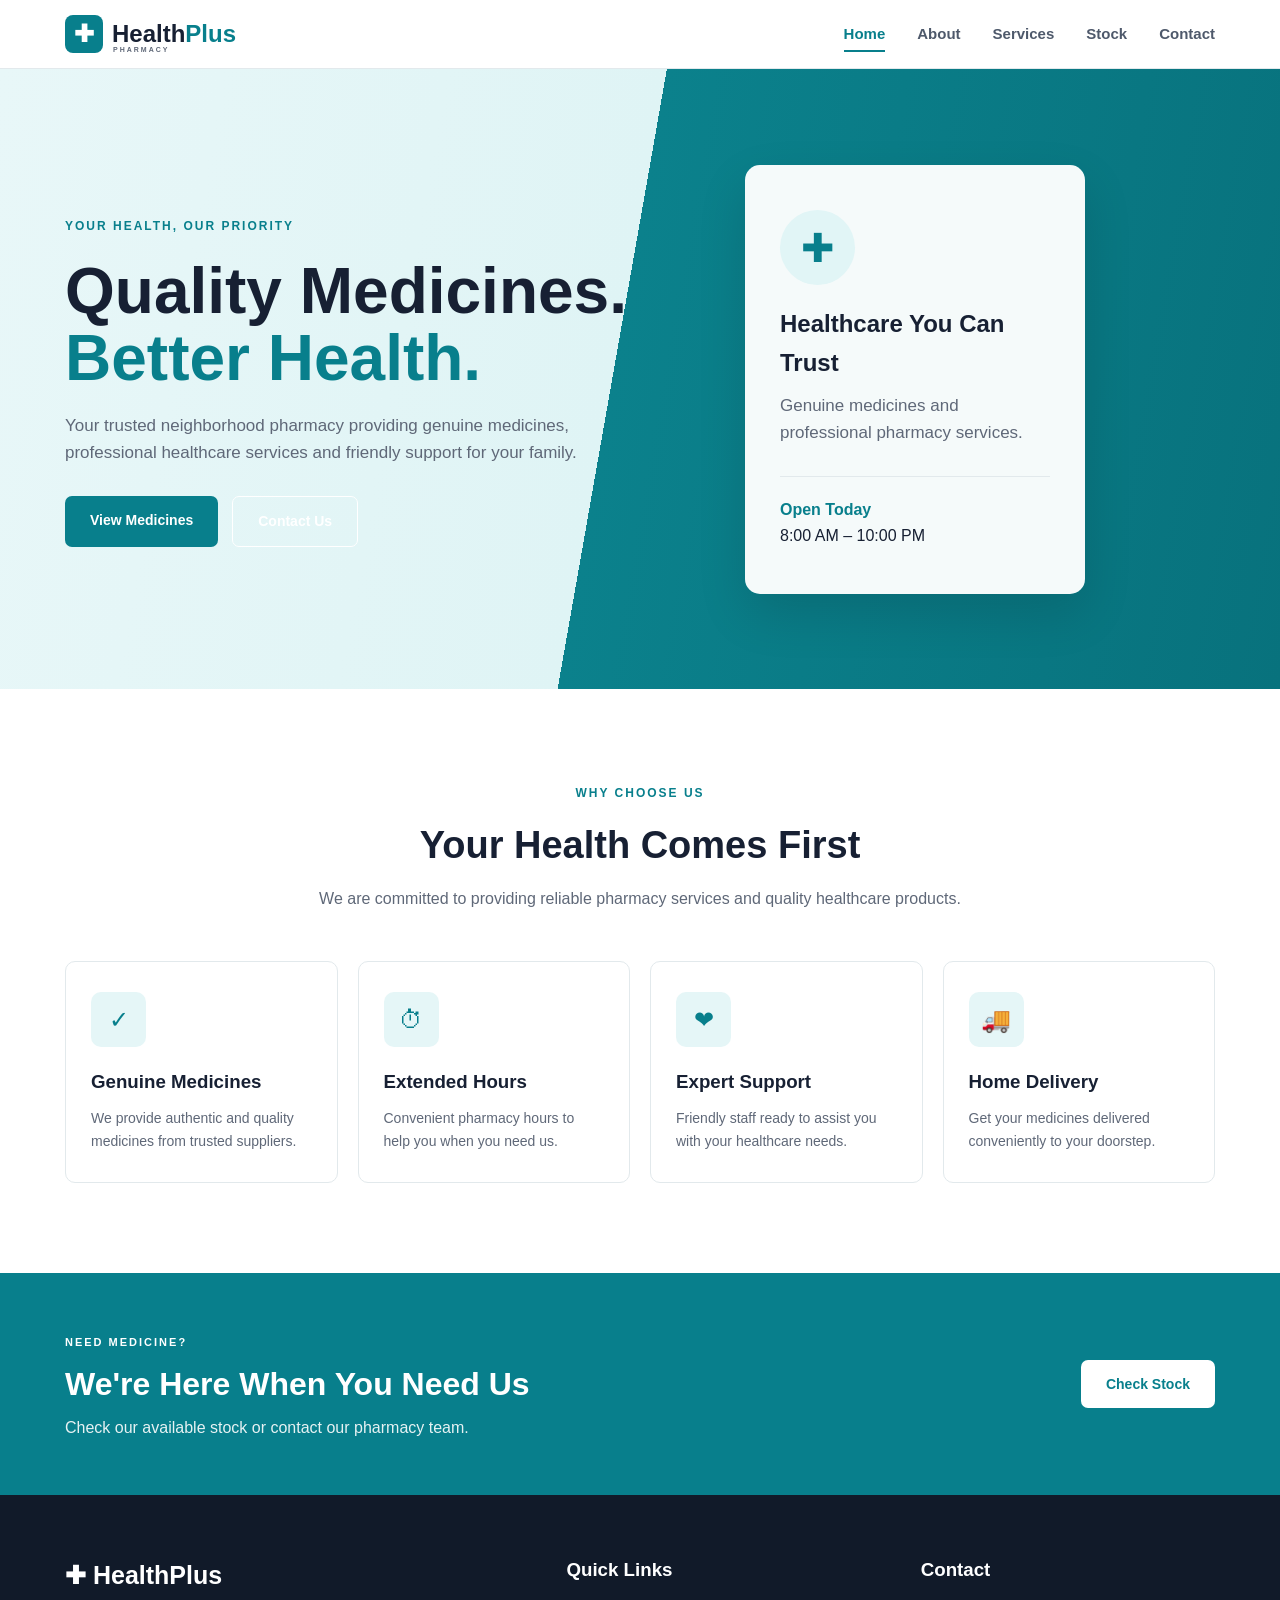
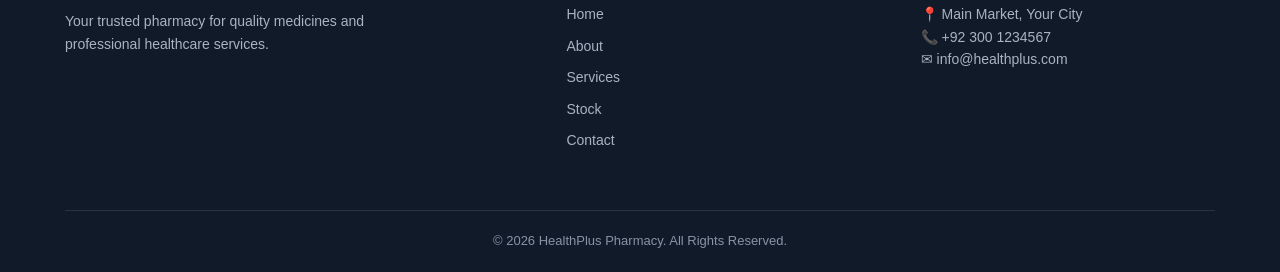
<file: index.html>
<!DOCTYPE html>
<html lang="en">
<head>
    <meta charset="UTF-8">
    <meta name="viewport" content="width=device-width, initial-scale=1.0">

    <title>HealthPlus Pharmacy | Home</title>

    <link rel="stylesheet" href="css/style.css">
</head>

<body>

    <!-- ================= NAVBAR ================= -->

    <header class="header">

        <nav class="navbar">

            <a href="index.html" class="logo">
                <span class="logo-icon">✚</span>
                Health<span>Plus</span>
                <small>PHARMACY</small>
            </a>

            <button class="menu-toggle" id="menuToggle">
                ☰
            </button>

            <ul class="nav-links" id="navLinks">
                <li><a href="index.html" class="active">Home</a></li>
                <li><a href="about.html">About</a></li>
                <li><a href="services.html">Services</a></li>
                <li><a href="stock.html">Stock</a></li>
                <li><a href="contact.html">Contact</a></li>
            </ul>

        </nav>

    </header>


    <!-- ================= HERO ================= -->

    <section class="hero">

        <div class="hero-content">

            <span class="hero-label">YOUR HEALTH, OUR PRIORITY</span>

            <h1>
                Quality Medicines.
                <span>Better Health.</span>
            </h1>

            <p>
                Your trusted neighborhood pharmacy providing genuine medicines,
                professional healthcare services and friendly support for your family.
            </p>

            <div class="hero-buttons">
                <a href="stock.html" class="btn btn-primary">
                    View Medicines
                </a>

                <a href="contact.html" class="btn btn-outline">
                    Contact Us
                </a>
            </div>

        </div>

        <div class="hero-card">

            <div class="medical-symbol">✚</div>

            <h3>Healthcare You Can Trust</h3>

            <p>
                Genuine medicines and professional pharmacy services.
            </p>

            <div class="hero-card-info">
                <strong>Open Today</strong>
                <span>8:00 AM – 10:00 PM</span>
            </div>

        </div>

    </section>


    <!-- ================= FEATURES ================= -->

    <section class="section">

        <div class="section-heading">
            <span>WHY CHOOSE US</span>
            <h2>Your Health Comes First</h2>
            <p>
                We are committed to providing reliable pharmacy services
                and quality healthcare products.
            </p>
        </div>

        <div class="feature-grid">

            <div class="feature-card">
                <div class="feature-icon">✓</div>
                <h3>Genuine Medicines</h3>
                <p>
                    We provide authentic and quality medicines from trusted suppliers.
                </p>
            </div>

            <div class="feature-card">
                <div class="feature-icon">⏱</div>
                <h3>Extended Hours</h3>
                <p>
                    Convenient pharmacy hours to help you when you need us.
                </p>
            </div>

            <div class="feature-card">
                <div class="feature-icon">❤</div>
                <h3>Expert Support</h3>
                <p>
                    Friendly staff ready to assist you with your healthcare needs.
                </p>
            </div>

            <div class="feature-card">
                <div class="feature-icon">🚚</div>
                <h3>Home Delivery</h3>
                <p>
                    Get your medicines delivered conveniently to your doorstep.
                </p>
            </div>

        </div>

    </section>


    <!-- ================= CTA ================= -->

    <section class="cta-section">

        <div>
            <span>NEED MEDICINE?</span>
            <h2>We're Here When You Need Us</h2>
            <p>
                Check our available stock or contact our pharmacy team.
            </p>
        </div>

        <a href="stock.html" class="btn btn-white">
            Check Stock
        </a>

    </section>


    <!-- ================= FOOTER ================= -->

    <footer class="footer">

        <div class="footer-grid">

            <div>
                <a href="index.html" class="footer-logo">
                    ✚ HealthPlus
                </a>

                <p>
                    Your trusted pharmacy for quality medicines
                    and professional healthcare services.
                </p>
            </div>

            <div>
                <h3>Quick Links</h3>

                <a href="index.html">Home</a>
                <a href="about.html">About</a>
                <a href="services.html">Services</a>
                <a href="stock.html">Stock</a>
                <a href="contact.html">Contact</a>
            </div>

            <div>
                <h3>Contact</h3>

                <p>📍 Main Market, Your City</p>
                <p>📞 +92 300 1234567</p>
                <p>✉ info@healthplus.com</p>
            </div>

        </div>

        <div class="footer-bottom">
            <p>© 2026 HealthPlus Pharmacy. All Rights Reserved.</p>
        </div>

    </footer>


    <script src="js/script.js"></script>

</body>
</html>
</file>
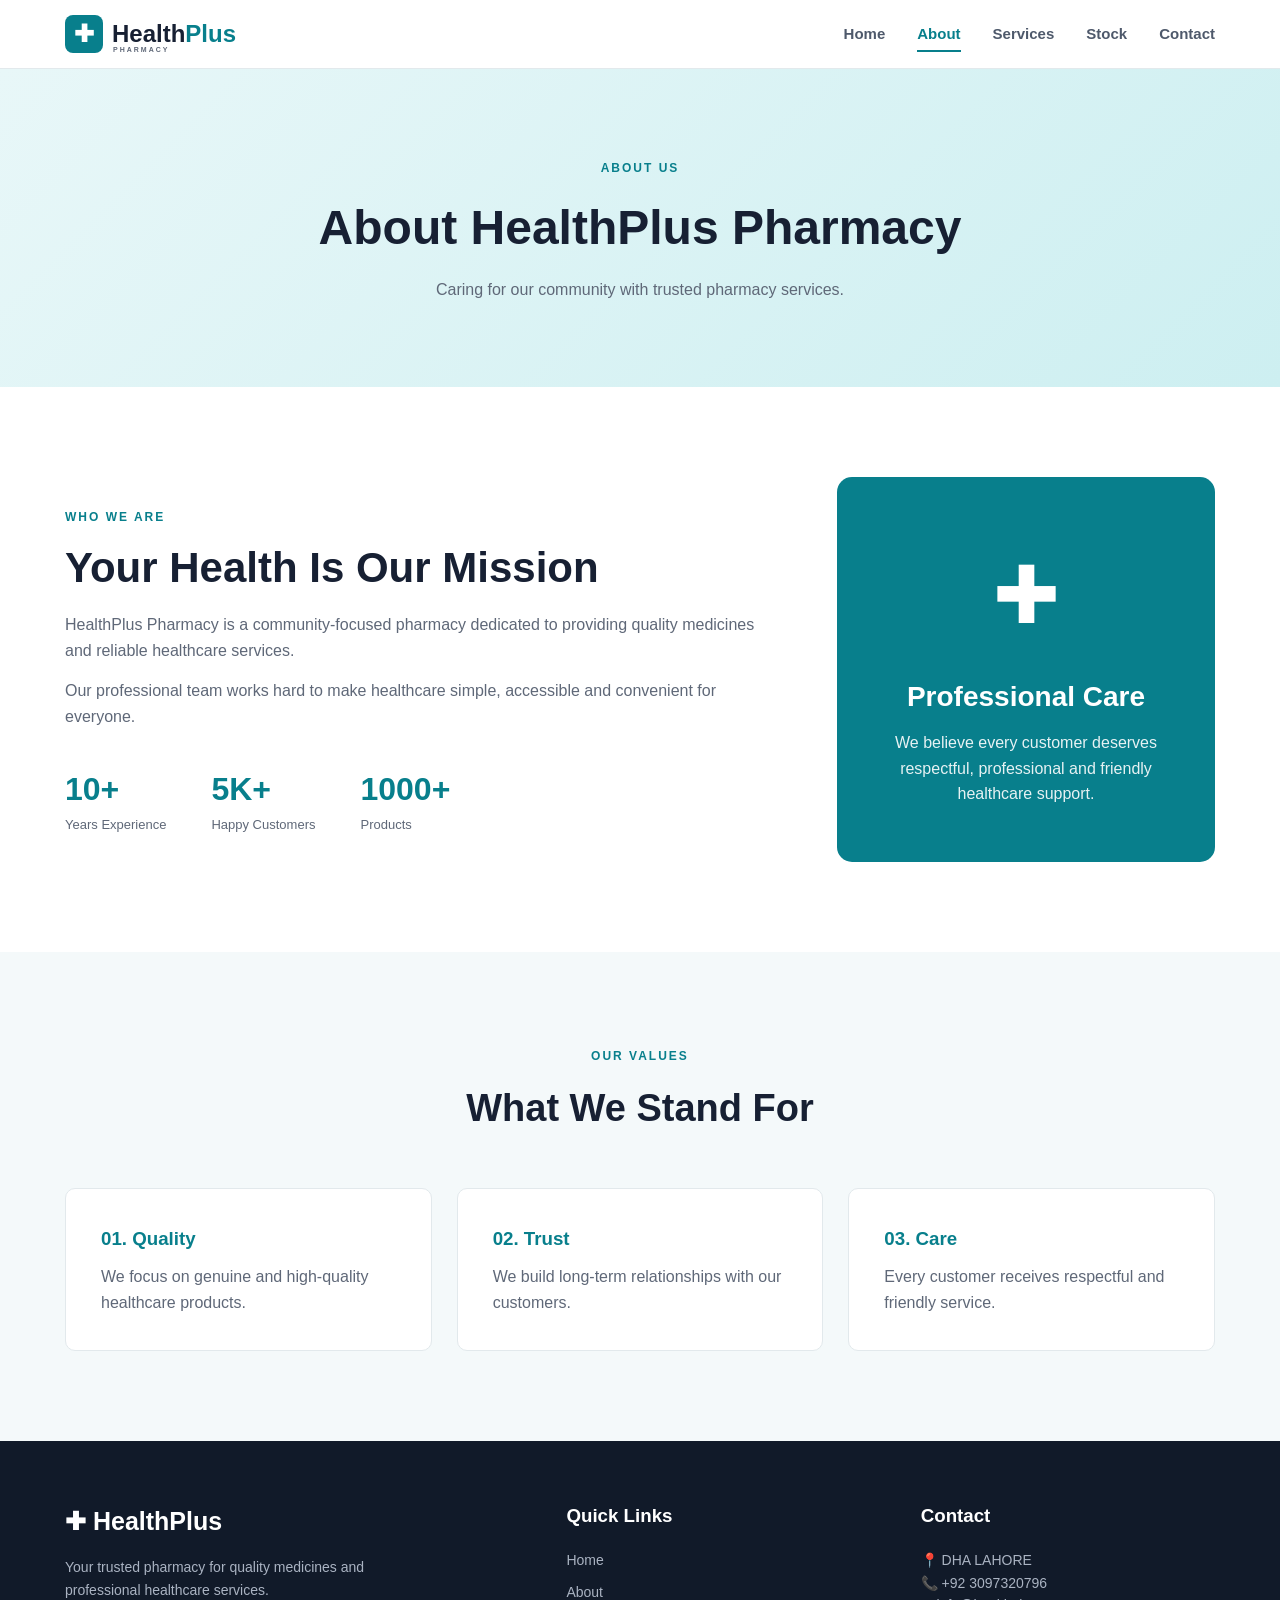
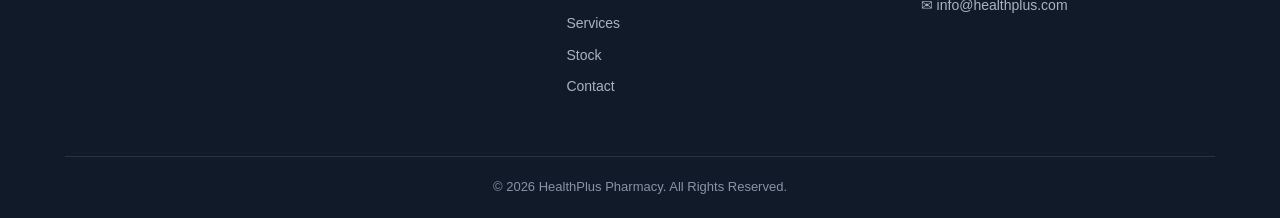
<file: about.html>
<!DOCTYPE html>
<html lang="en">

<head>

    <meta charset="UTF-8">
    <meta name="viewport" content="width=device-width, initial-scale=1.0">

    <title>HealthPlus Pharmacy | About</title>

    <link rel="stylesheet" href="css/style.css">

</head>

<body>


    <!-- NAVBAR -->

    <header class="header">

        <nav class="navbar">

            <a href="index.html" class="logo">
                <span class="logo-icon">✚</span>
                Health<span>Plus</span>
                <small>PHARMACY</small>
            </a>

            <button class="menu-toggle" id="menuToggle">
                ☰
            </button>

            <ul class="nav-links" id="navLinks">

                <li>
                    <a href="index.html">Home</a>
                </li>

                <li>
                    <a href="about.html" class="active">About</a>
                </li>

                <li>
                    <a href="services.html">Services</a>
                </li>

                <li>
                    <a href="stock.html">Stock</a>
                </li>

                <li>
                    <a href="contact.html">Contact</a>
                </li>

            </ul>

        </nav>

    </header>


    <!-- PAGE HERO -->

    <section class="page-hero">

        <span>ABOUT US</span>

        <h1>About HealthPlus Pharmacy</h1>

        <p>
            Caring for our community with trusted pharmacy services.
        </p>

    </section>


    <!-- ABOUT -->

    <section class="section">

        <div class="about-grid">

            <div class="about-content">

                <span class="section-label">
                    WHO WE ARE
                </span>

                <h2>
                    Your Health Is Our Mission
                </h2>

                <p>
                    HealthPlus Pharmacy is a community-focused pharmacy
                    dedicated to providing quality medicines and reliable
                    healthcare services.
                </p>

                <p>
                    Our professional team works hard to make healthcare
                    simple, accessible and convenient for everyone.
                </p>

                <div class="about-stats">

                    <div>
                        <strong>10+</strong>
                        <span>Years Experience</span>
                    </div>

                    <div>
                        <strong>5K+</strong>
                        <span>Happy Customers</span>
                    </div>

                    <div>
                        <strong>1000+</strong>
                        <span>Products</span>
                    </div>

                </div>

            </div>


            <div class="about-box">

                <div class="large-cross">✚</div>

                <h3>Professional Care</h3>

                <p>
                    We believe every customer deserves respectful,
                    professional and friendly healthcare support.
                </p>

            </div>

        </div>

    </section>


    <!-- MISSION -->

    <section class="gray-section">

        <div class="section-heading">

            <span>OUR VALUES</span>

            <h2>What We Stand For</h2>

        </div>

        <div class="values-grid">

            <div class="value-card">
                <h3>01. Quality</h3>
                <p>
                    We focus on genuine and high-quality healthcare products.
                </p>
            </div>

            <div class="value-card">
                <h3>02. Trust</h3>
                <p>
                    We build long-term relationships with our customers.
                </p>
            </div>

            <div class="value-card">
                <h3>03. Care</h3>
                <p>
                    Every customer receives respectful and friendly service.
                </p>
            </div>

        </div>

    </section>


    <!-- FOOTER -->

    <footer class="footer">

        <div class="footer-grid">

            <div>

                <a href="index.html" class="footer-logo">
                    ✚ HealthPlus
                </a>

                <p>
                    Your trusted pharmacy for quality medicines
                    and professional healthcare services.
                </p>

            </div>

            <div>

                <h3>Quick Links</h3>

                <a href="index.html">Home</a>
                <a href="about.html">About</a>
                <a href="services.html">Services</a>
                <a href="stock.html">Stock</a>
                <a href="contact.html">Contact</a>

            </div>

            <div>

                <h3>Contact</h3>

                <p>📍 DHA LAHORE</p>
                <p>📞 +92 3097320796</p>
                <p>✉ info@healthplus.com</p>

            </div>

        </div>

        <div class="footer-bottom">

            <p>
                © 2026 HealthPlus Pharmacy. All Rights Reserved.
            </p>

        </div>

    </footer>


    <script src="js/script.js"></script>

</body>
</html>
</file>
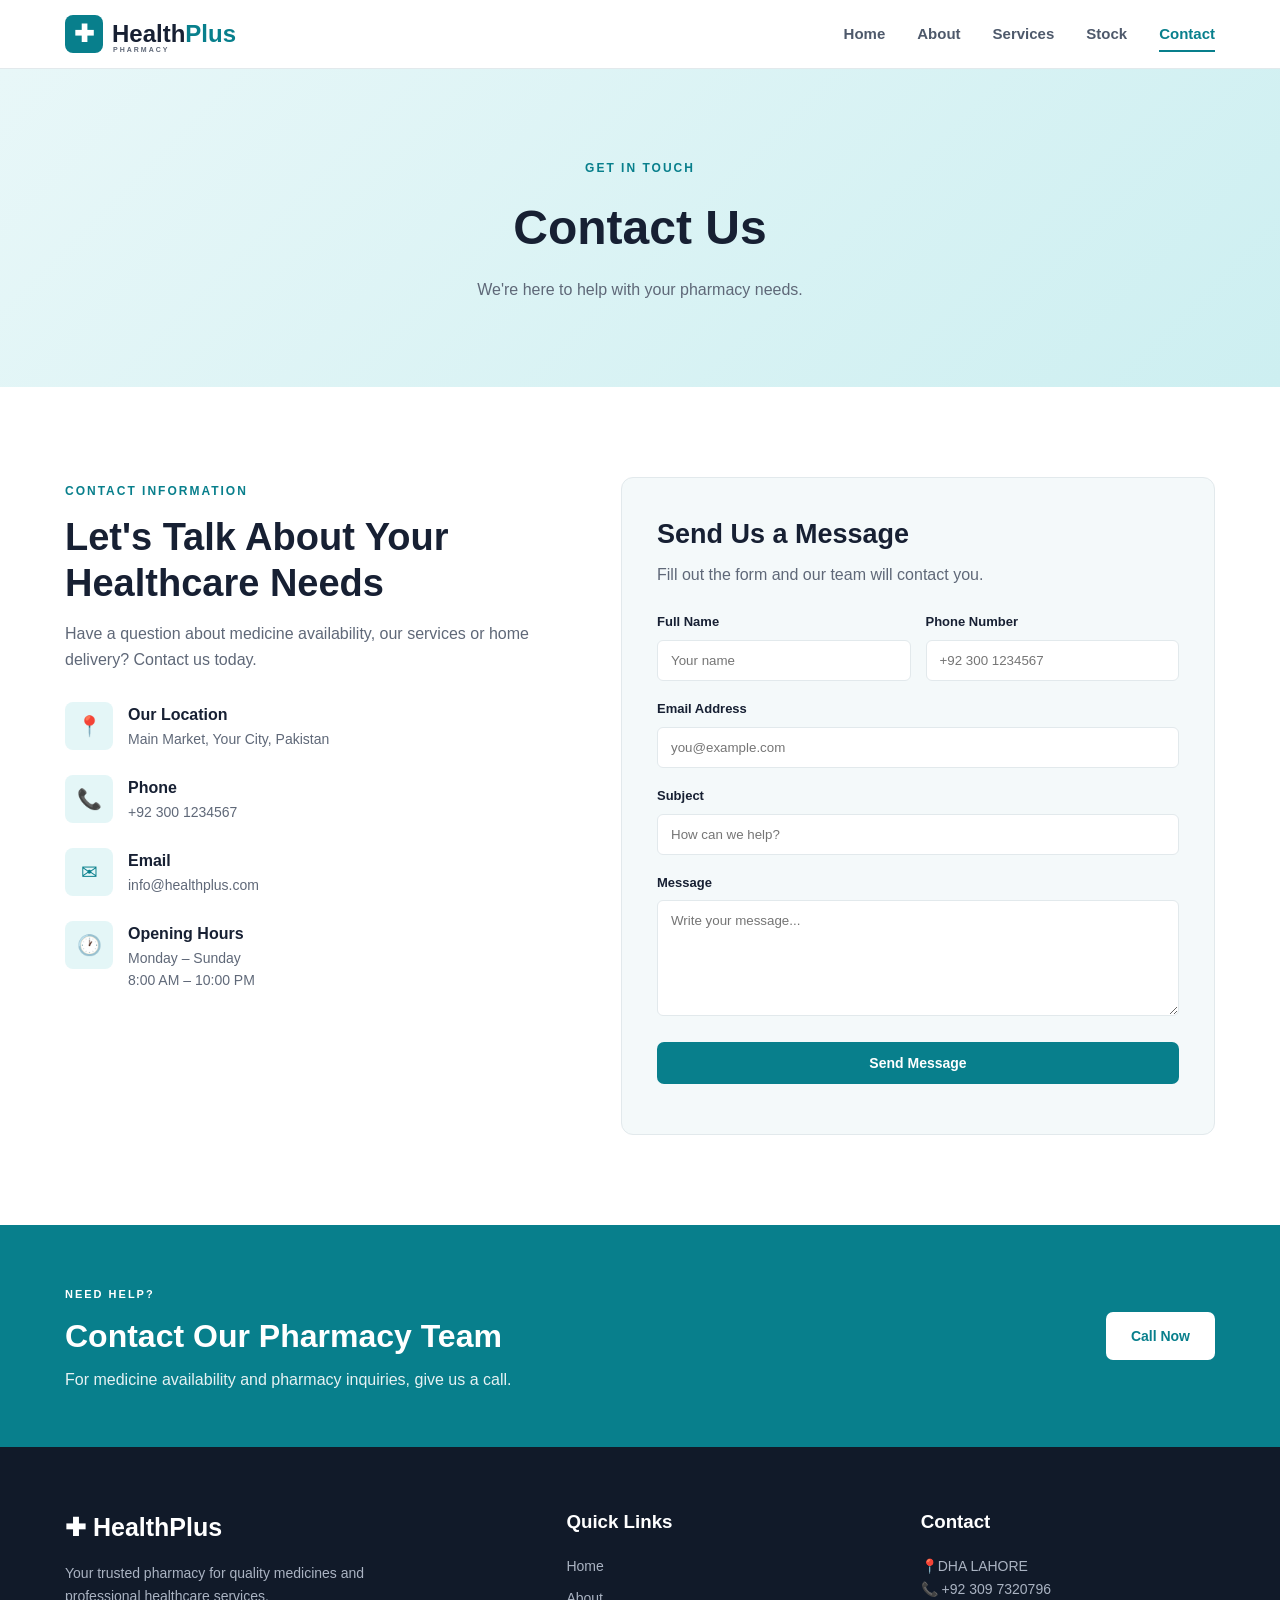
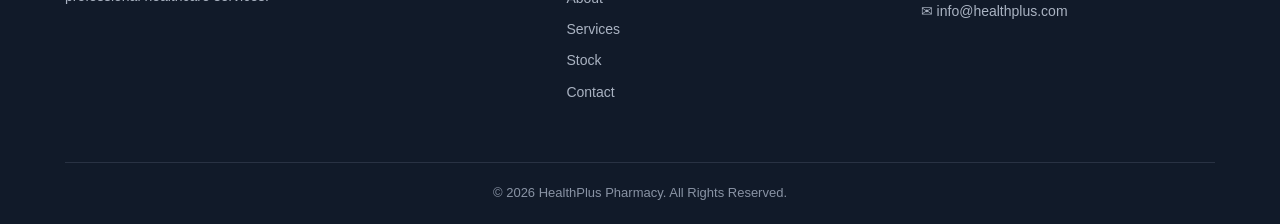
<file: contact.html>
<!DOCTYPE html>
<html lang="en">

<head>

    <meta charset="UTF-8">

    <meta name="viewport"
          content="width=device-width, initial-scale=1.0">

    <title>HealthPlus Pharmacy | Contact</title>

    <link rel="stylesheet" href="css/style.css">

</head>

<body>


    <!-- NAVBAR -->

    <header class="header">

        <nav class="navbar">

            <a href="index.html" class="logo">

                <span class="logo-icon">✚</span>

                Health<span>Plus</span>

                <small>PHARMACY</small>

            </a>


            <button class="menu-toggle" id="menuToggle">
                ☰
            </button>


            <ul class="nav-links" id="navLinks">

                <li>
                    <a href="index.html">Home</a>
                </li>

                <li>
                    <a href="about.html">About</a>
                </li>

                <li>
                    <a href="services.html">Services</a>
                </li>

                <li>
                    <a href="stock.html">Stock</a>
                </li>

                <li>
                    <a href="contact.html" class="active">
                        Contact
                    </a>
                </li>

            </ul>

        </nav>

    </header>


    <!-- PAGE HERO -->

    <section class="page-hero">

        <span>GET IN TOUCH</span>

        <h1>Contact Us</h1>

        <p>
            We're here to help with your pharmacy needs.
        </p>

    </section>


    <!-- CONTACT -->

    <section class="section">

        <div class="contact-grid">


            <!-- CONTACT INFORMATION -->

            <div class="contact-info">

                <span class="section-label">
                    CONTACT INFORMATION
                </span>

                <h2>
                    Let's Talk About Your Healthcare Needs
                </h2>

                <p>
                    Have a question about medicine availability,
                    our services or home delivery? Contact us today.
                </p>


                <div class="contact-item">

                    <div class="contact-icon">
                        📍
                    </div>

                    <div>

                        <h3>Our Location</h3>

                        <p>
                            Main Market, Your City, Pakistan
                        </p>

                    </div>

                </div>


                <div class="contact-item">

                    <div class="contact-icon">
                        📞
                    </div>

                    <div>

                        <h3>Phone</h3>

                        <p>
                            +92 300 1234567
                        </p>

                    </div>

                </div>


                <div class="contact-item">

                    <div class="contact-icon">
                        ✉
                    </div>

                    <div>

                        <h3>Email</h3>

                        <p>
                            info@healthplus.com
                        </p>

                    </div>

                </div>


                <div class="contact-item">

                    <div class="contact-icon">
                        🕐
                    </div>

                    <div>

                        <h3>Opening Hours</h3>

                        <p>
                            Monday – Sunday<br>
                            8:00 AM – 10:00 PM
                        </p>

                    </div>

                </div>

            </div>


            <!-- CONTACT FORM -->

            <div class="contact-form-container">

                <h2>Send Us a Message</h2>

                <p>
                    Fill out the form and our team will contact you.
                </p>


                <form id="contactForm">


                    <div class="form-row">

                        <div class="form-group">

                            <label for="name">
                                Full Name
                            </label>

                            <input
                                type="text"
                                id="name"
                                placeholder="Your name"
                                required
                            >

                        </div>


                        <div class="form-group">

                            <label for="phone">
                                Phone Number
                            </label>

                            <input
                                type="tel"
                                id="phone"
                                placeholder="+92 300 1234567"
                                required
                            >

                        </div>

                    </div>


                    <div class="form-group">

                        <label for="email">
                            Email Address
                        </label>

                        <input
                            type="email"
                            id="email"
                            placeholder="you@example.com"
                            required
                        >

                    </div>


                    <div class="form-group">

                        <label for="subject">
                            Subject
                        </label>

                        <input
                            type="text"
                            id="subject"
                            placeholder="How can we help?"
                            required
                        >

                    </div>


                    <div class="form-group">

                        <label for="message">
                            Message
                        </label>

                        <textarea
                            id="message"
                            rows="6"
                            placeholder="Write your message..."
                            required
                        ></textarea>

                    </div>


                    <button
                        type="submit"
                        class="btn btn-primary form-button">

                        Send Message

                    </button>


                    <div
                        id="formMessage"
                        class="form-message">
                    </div>


                </form>

            </div>

        </div>

    </section>


    <!-- EMERGENCY CTA -->

    <section class="cta-section">

        <div>

            <span>NEED HELP?</span>

            <h2>
                Contact Our Pharmacy Team
            </h2>

            <p>
                For medicine availability and pharmacy inquiries,
                give us a call.
            </p>

        </div>


        <a
            href="tel:+923097320796"
            class="btn btn-white">

            Call Now

        </a>

    </section>


    <!-- FOOTER -->

    <footer class="footer">

        <div class="footer-grid">

            <div>

                <a href="index.html" class="footer-logo">
                    ✚ HealthPlus
                </a>

                <p>
                    Your trusted pharmacy for quality medicines
                    and professional healthcare services.
                </p>

            </div>


            <div>

                <h3>Quick Links</h3>

                <a href="index.html">Home</a>

                <a href="about.html">About</a>

                <a href="services.html">Services</a>

                <a href="stock.html">Stock</a>

                <a href="contact.html">Contact</a>

            </div>


            <div>

                <h3>Contact</h3>

                <p>📍DHA LAHORE</p>

                <p>📞 +92 309 7320796</p>

                <p>✉ info@healthplus.com</p>

            </div>

        </div>


        <div class="footer-bottom">

            <p>
                © 2026 HealthPlus Pharmacy. All Rights Reserved.
            </p>

        </div>

    </footer>


    <script src="js/script.js"></script>

</body>
</html>
</file>
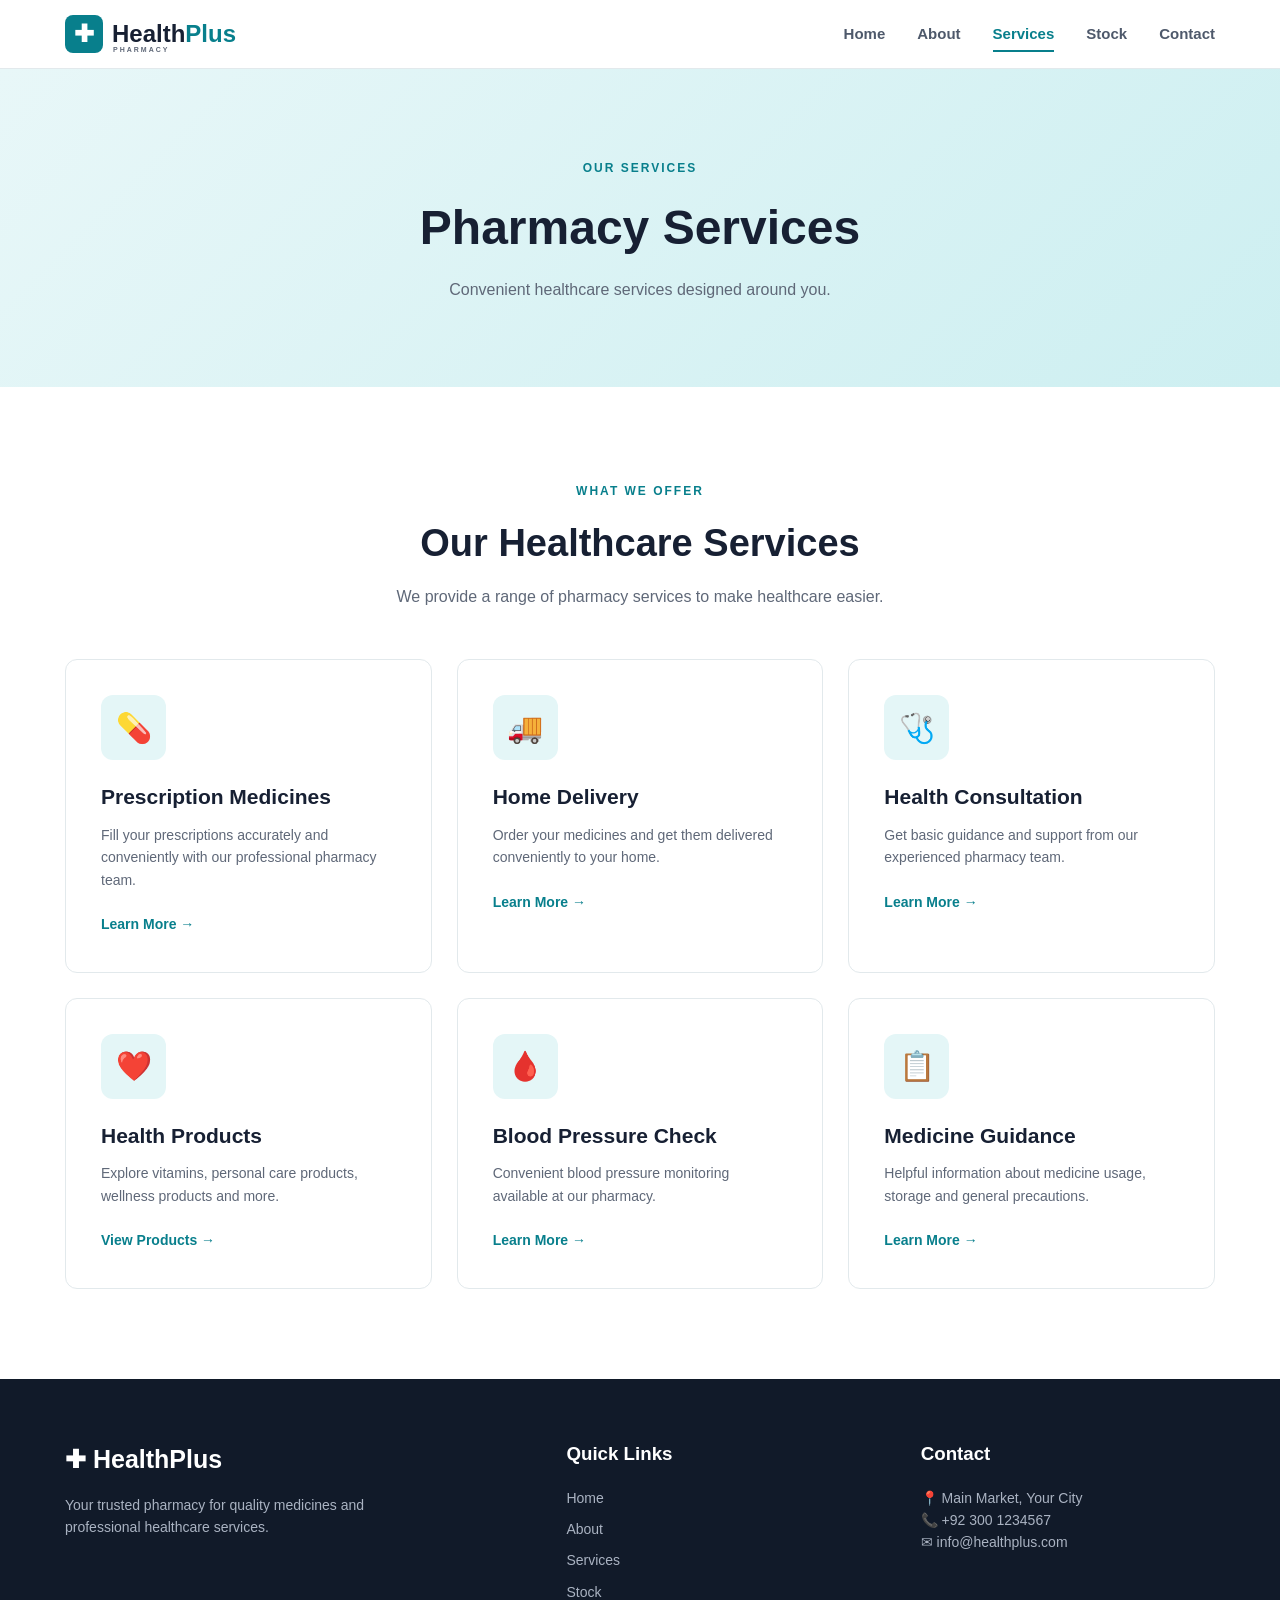
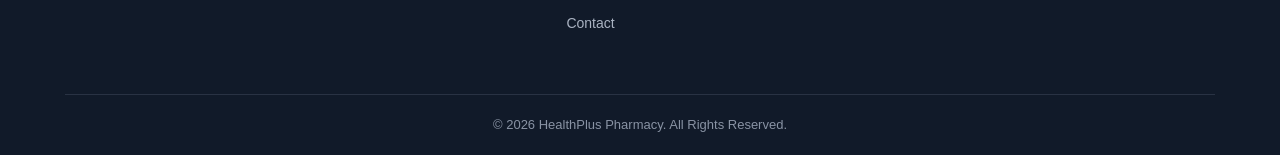
<file: services.html>
<!DOCTYPE html>
<html lang="en">

<head>

    <meta charset="UTF-8">
    <meta name="viewport" content="width=device-width, initial-scale=1.0">

    <title>HealthPlus Pharmacy | Services</title>

    <link rel="stylesheet" href="css/style.css">

</head>

<body>


    <!-- NAVBAR -->

    <header class="header">

        <nav class="navbar">

            <a href="index.html" class="logo">

                <span class="logo-icon">✚</span>

                Health<span>Plus</span>

                <small>PHARMACY</small>

            </a>


            <button class="menu-toggle" id="menuToggle">
                ☰
            </button>


            <ul class="nav-links" id="navLinks">

                <li>
                    <a href="index.html">Home</a>
                </li>

                <li>
                    <a href="about.html">About</a>
                </li>

                <li>
                    <a href="services.html" class="active">
                        Services
                    </a>
                </li>

                <li>
                    <a href="stock.html">Stock</a>
                </li>

                <li>
                    <a href="contact.html">Contact</a>
                </li>

            </ul>

        </nav>

    </header>


    <!-- PAGE HERO -->

    <section class="page-hero">

        <span>OUR SERVICES</span>

        <h1>Pharmacy Services</h1>

        <p>
            Convenient healthcare services designed around you.
        </p>

    </section>


    <!-- SERVICES -->

    <section class="section">

        <div class="section-heading">

            <span>WHAT WE OFFER</span>

            <h2>Our Healthcare Services</h2>

            <p>
                We provide a range of pharmacy services
                to make healthcare easier.
            </p>

        </div>


        <div class="services-grid">


            <div class="service-card">

                <div class="service-icon">💊</div>

                <h3>Prescription Medicines</h3>

                <p>
                    Fill your prescriptions accurately and conveniently
                    with our professional pharmacy team.
                </p>

                <a href="contact.html">
                    Learn More →
                </a>

            </div>


            <div class="service-card">

                <div class="service-icon">🚚</div>

                <h3>Home Delivery</h3>

                <p>
                    Order your medicines and get them delivered
                    conveniently to your home.
                </p>

                <a href="contact.html">
                    Learn More →
                </a>

            </div>


            <div class="service-card">

                <div class="service-icon">🩺</div>

                <h3>Health Consultation</h3>

                <p>
                    Get basic guidance and support from our
                    experienced pharmacy team.
                </p>

                <a href="contact.html">
                    Learn More →
                </a>

            </div>


            <div class="service-card">

                <div class="service-icon">❤️</div>

                <h3>Health Products</h3>

                <p>
                    Explore vitamins, personal care products,
                    wellness products and more.
                </p>

                <a href="stock.html">
                    View Products →
                </a>

            </div>


            <div class="service-card">

                <div class="service-icon">🩸</div>

                <h3>Blood Pressure Check</h3>

                <p>
                    Convenient blood pressure monitoring
                    available at our pharmacy.
                </p>

                <a href="contact.html">
                    Learn More →
                </a>

            </div>


            <div class="service-card">

                <div class="service-icon">📋</div>

                <h3>Medicine Guidance</h3>

                <p>
                    Helpful information about medicine usage,
                    storage and general precautions.
                </p>

                <a href="contact.html">
                    Learn More →
                </a>

            </div>


        </div>

    </section>


    <!-- FOOTER -->

    <footer class="footer">

        <div class="footer-grid">

            <div>

                <a href="index.html" class="footer-logo">
                    ✚ HealthPlus
                </a>

                <p>
                    Your trusted pharmacy for quality medicines
                    and professional healthcare services.
                </p>

            </div>


            <div>

                <h3>Quick Links</h3>

                <a href="index.html">Home</a>
                <a href="about.html">About</a>
                <a href="services.html">Services</a>
                <a href="stock.html">Stock</a>
                <a href="contact.html">Contact</a>

            </div>


            <div>

                <h3>Contact</h3>

                <p>📍 Main Market, Your City</p>

                <p>📞 +92 300 1234567</p>

                <p>✉ info@healthplus.com</p>

            </div>

        </div>


        <div class="footer-bottom">

            <p>
                © 2026 HealthPlus Pharmacy. All Rights Reserved.
            </p>

        </div>

    </footer>


    <script src="js/script.js"></script>

</body>
</html>
</file>
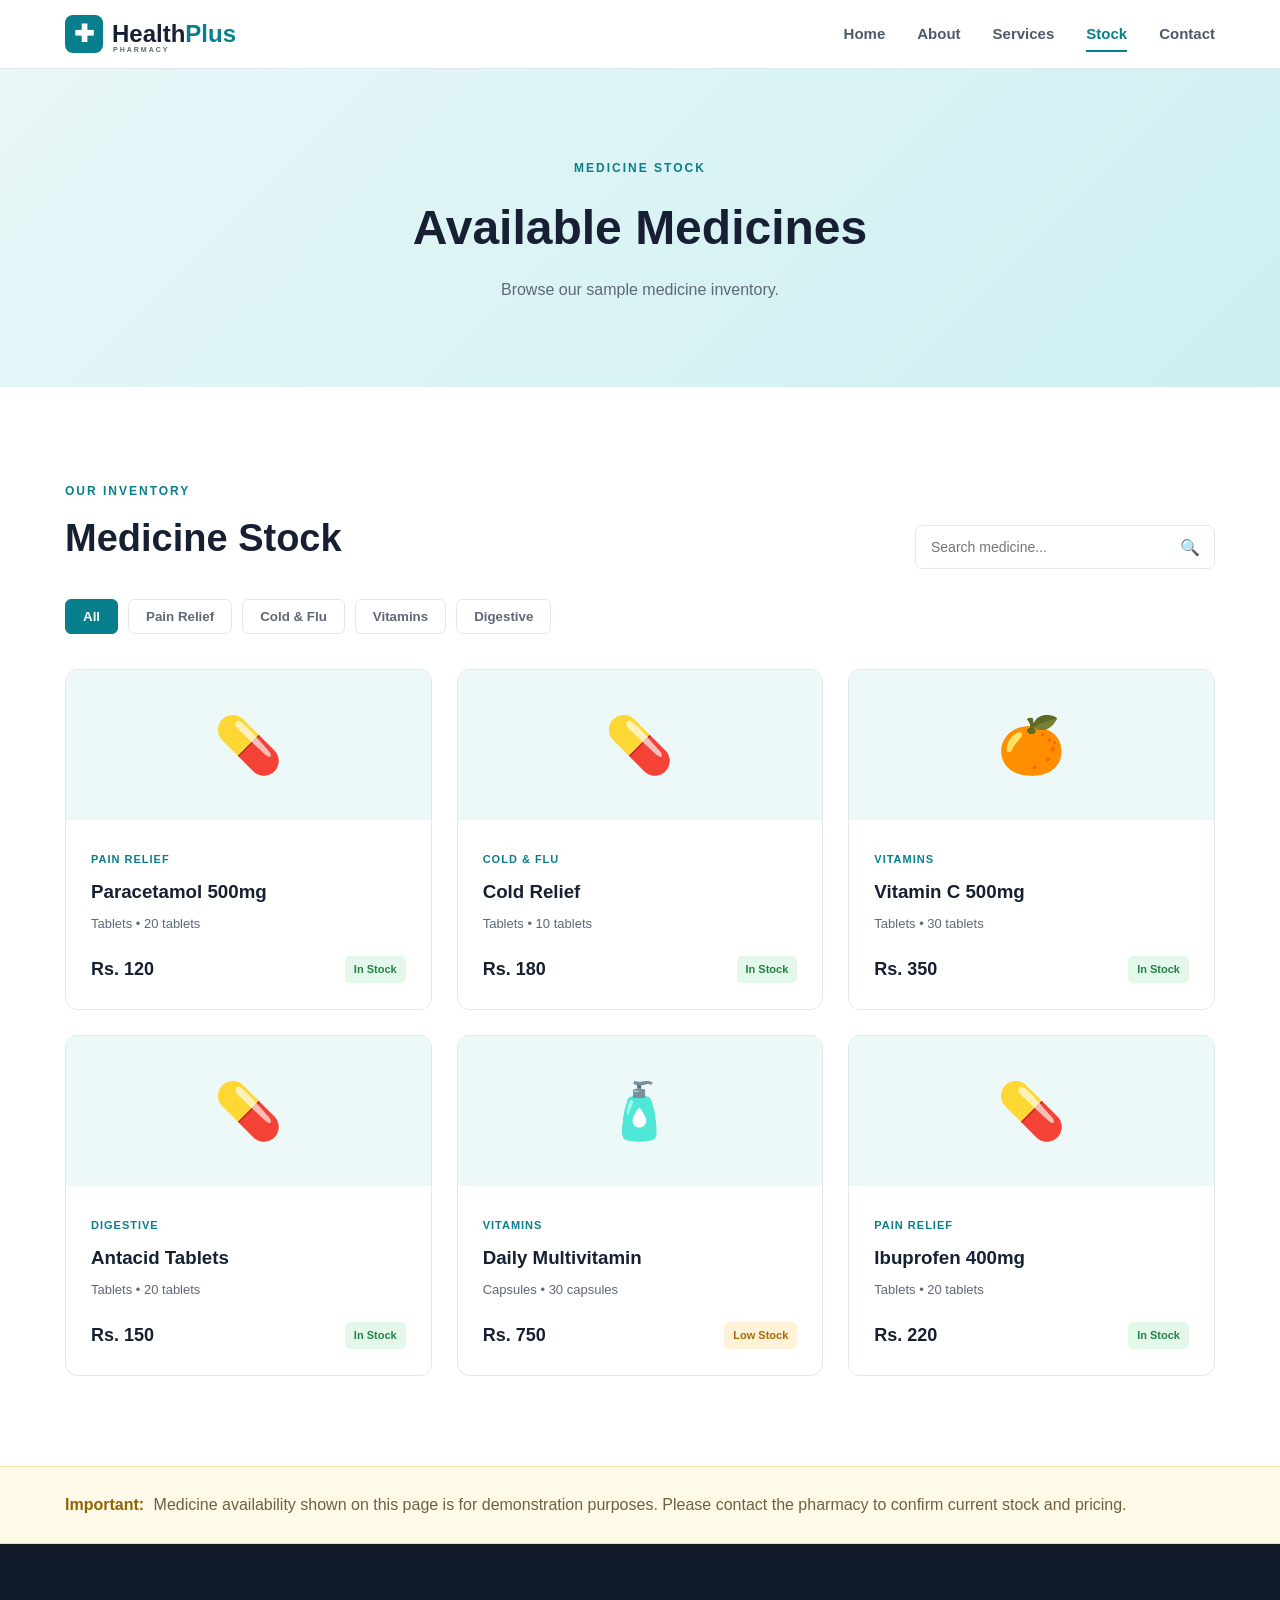
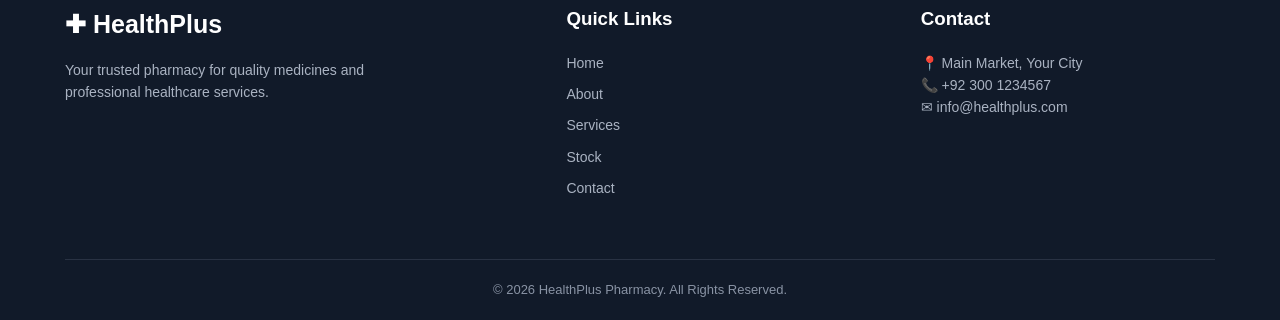
<file: stock.html>
<!DOCTYPE html>
<html lang="en">

<head>

    <meta charset="UTF-8">

    <meta name="viewport"
          content="width=device-width, initial-scale=1.0">

    <title>HealthPlus Pharmacy | Stock</title>

    <link rel="stylesheet" href="css/style.css">

</head>

<body>


    <!-- NAVBAR -->

    <header class="header">

        <nav class="navbar">

            <a href="index.html" class="logo">

                <span class="logo-icon">✚</span>

                Health<span>Plus</span>

                <small>PHARMACY</small>

            </a>


            <button class="menu-toggle" id="menuToggle">
                ☰
            </button>


            <ul class="nav-links" id="navLinks">

                <li>
                    <a href="index.html">Home</a>
                </li>

                <li>
                    <a href="about.html">About</a>
                </li>

                <li>
                    <a href="services.html">Services</a>
                </li>

                <li>
                    <a href="stock.html" class="active">
                        Stock
                    </a>
                </li>

                <li>
                    <a href="contact.html">Contact</a>
                </li>

            </ul>

        </nav>

    </header>


    <!-- PAGE HERO -->

    <section class="page-hero">

        <span>MEDICINE STOCK</span>

        <h1>Available Medicines</h1>

        <p>
            Browse our sample medicine inventory.
        </p>

    </section>


    <!-- STOCK -->

    <section class="section">

        <div class="stock-top">

            <div>

                <span class="section-label">
                    OUR INVENTORY
                </span>

                <h2>Medicine Stock</h2>

            </div>


            <div class="search-box">

                <input
                    type="text"
                    id="medicineSearch"
                    placeholder="Search medicine..."
                >

                <span>🔍</span>

            </div>

        </div>


        <!-- FILTER BUTTONS -->

        <div class="filter-buttons">

            <button class="filter-btn active"
                    data-category="all">
                All
            </button>

            <button class="filter-btn"
                    data-category="pain">
                Pain Relief
            </button>

            <button class="filter-btn"
                    data-category="cold">
                Cold & Flu
            </button>

            <button class="filter-btn"
                    data-category="vitamins">
                Vitamins
            </button>

            <button class="filter-btn"
                    data-category="digestive">
                Digestive
            </button>

        </div>


        <!-- MEDICINES -->

        <div class="medicine-grid" id="medicineGrid">


            <div class="medicine-card"
                 data-category="pain"
                 data-name="paracetamol">

                <div class="medicine-image">
                    💊
                </div>

                <div class="medicine-info">

                    <span class="medicine-category">
                        Pain Relief
                    </span>

                    <h3>Paracetamol 500mg</h3>

                    <p>Tablets • 20 tablets</p>

                    <div class="medicine-bottom">

                        <strong>Rs. 120</strong>

                        <span class="stock-status available">
                            In Stock
                        </span>

                    </div>

                </div>

            </div>


            <div class="medicine-card"
                 data-category="cold"
                 data-name="cold relief">

                <div class="medicine-image">
                    💊
                </div>

                <div class="medicine-info">

                    <span class="medicine-category">
                        Cold & Flu
                    </span>

                    <h3>Cold Relief</h3>

                    <p>Tablets • 10 tablets</p>

                    <div class="medicine-bottom">

                        <strong>Rs. 180</strong>

                        <span class="stock-status available">
                            In Stock
                        </span>

                    </div>

                </div>

            </div>


            <div class="medicine-card"
                 data-category="vitamins"
                 data-name="vitamin c">

                <div class="medicine-image">
                    🍊
                </div>

                <div class="medicine-info">

                    <span class="medicine-category">
                        Vitamins
                    </span>

                    <h3>Vitamin C 500mg</h3>

                    <p>Tablets • 30 tablets</p>

                    <div class="medicine-bottom">

                        <strong>Rs. 350</strong>

                        <span class="stock-status available">
                            In Stock
                        </span>

                    </div>

                </div>

            </div>


            <div class="medicine-card"
                 data-category="digestive"
                 data-name="antacid">

                <div class="medicine-image">
                    💊
                </div>

                <div class="medicine-info">

                    <span class="medicine-category">
                        Digestive
                    </span>

                    <h3>Antacid Tablets</h3>

                    <p>Tablets • 20 tablets</p>

                    <div class="medicine-bottom">

                        <strong>Rs. 150</strong>

                        <span class="stock-status available">
                            In Stock
                        </span>

                    </div>

                </div>

            </div>


            <div class="medicine-card"
                 data-category="vitamins"
                 data-name="multivitamin">

                <div class="medicine-image">
                    🧴
                </div>

                <div class="medicine-info">

                    <span class="medicine-category">
                        Vitamins
                    </span>

                    <h3>Daily Multivitamin</h3>

                    <p>Capsules • 30 capsules</p>

                    <div class="medicine-bottom">

                        <strong>Rs. 750</strong>

                        <span class="stock-status low">
                            Low Stock
                        </span>

                    </div>

                </div>

            </div>


            <div class="medicine-card"
                 data-category="pain"
                 data-name="ibuprofen">

                <div class="medicine-image">
                    💊
                </div>

                <div class="medicine-info">

                    <span class="medicine-category">
                        Pain Relief
                    </span>

                    <h3>Ibuprofen 400mg</h3>

                    <p>Tablets • 20 tablets</p>

                    <div class="medicine-bottom">

                        <strong>Rs. 220</strong>

                        <span class="stock-status available">
                            In Stock
                        </span>

                    </div>

                </div>

            </div>


        </div>


        <div id="noResults" class="no-results">

            <h3>No medicines found</h3>

            <p>
                Try searching with another medicine name.
            </p>

        </div>

    </section>


    <!-- NOTE -->

    <section class="stock-note">

        <div>

            <strong>Important:</strong>

            <p>
                Medicine availability shown on this page is for
                demonstration purposes. Please contact the pharmacy
                to confirm current stock and pricing.
            </p>

        </div>

    </section>


    <!-- FOOTER -->

    <footer class="footer">

        <div class="footer-grid">

            <div>

                <a href="index.html" class="footer-logo">
                    ✚ HealthPlus
                </a>

                <p>
                    Your trusted pharmacy for quality medicines
                    and professional healthcare services.
                </p>

            </div>


            <div>

                <h3>Quick Links</h3>

                <a href="index.html">Home</a>

                <a href="about.html">About</a>

                <a href="services.html">Services</a>

                <a href="stock.html">Stock</a>

                <a href="contact.html">Contact</a>

            </div>


            <div>

                <h3>Contact</h3>

                <p>📍 Main Market, Your City</p>

                <p>📞 +92 300 1234567</p>

                <p>✉ info@healthplus.com</p>

            </div>

        </div>


        <div class="footer-bottom">

            <p>
                © 2026 HealthPlus Pharmacy. All Rights Reserved.
            </p>

        </div>

    </footer>


    <script src="js/script.js"></script>

</body>
</html>
</file>
<file: css/style.css>
/* =========================================
   RESET
========================================= */

* {
    margin: 0;
    padding: 0;
    box-sizing: border-box;
}

html {
    scroll-behavior: smooth;
}

body {
    font-family: Arial, Helvetica, sans-serif;
    color: #172033;
    background: #ffffff;
    line-height: 1.6;
}

a {
    text-decoration: none;
    color: inherit;
}

ul {
    list-style: none;
}

button,
input,
textarea {
    font-family: inherit;
}


/* =========================================
   VARIABLES
========================================= */

:root {

    --primary: #087f8c;
    --primary-dark: #05636d;
    --secondary: #12a4a8;

    --dark: #172033;
    --text: #5f6878;

    --light: #f4f9fa;
    --border: #e2e9ec;

    --white: #ffffff;

}


/* =========================================
   NAVBAR
========================================= */

.header {
    background: var(--white);
    border-bottom: 1px solid var(--border);
    position: sticky;
    top: 0;
    z-index: 1000;
}

.navbar {
    max-width: 1200px;
    margin: auto;

    padding: 15px 25px;

    display: flex;
    align-items: center;
    justify-content: space-between;
}

.logo {
    display: flex;
    align-items: center;

    font-size: 24px;
    font-weight: 800;

    color: var(--dark);

    position: relative;
}

.logo span:not(.logo-icon) {
    color: var(--primary);
}

.logo-icon {
    width: 38px;
    height: 38px;

    display: flex;
    align-items: center;
    justify-content: center;

    background: var(--primary);
    color: white;

    border-radius: 8px;

    margin-right: 9px;
}

.logo small {
    position: absolute;

    font-size: 7px;
    letter-spacing: 2px;

    left: 48px;
    bottom: -2px;

    color: var(--text);
}

.nav-links {
    display: flex;
    gap: 32px;
    align-items: center;
}

.nav-links a {
    font-size: 15px;
    font-weight: 600;

    color: #4e596b;

    padding: 10px 0;

    position: relative;
}

.nav-links a:hover,
.nav-links a.active {
    color: var(--primary);
}

.nav-links a.active::after {
    content: "";

    position: absolute;

    left: 0;
    bottom: 0;

    width: 100%;
    height: 2px;

    background: var(--primary);
}

.menu-toggle {
    display: none;

    border: none;
    background: transparent;

    font-size: 27px;
    cursor: pointer;
}


/* =========================================
   BUTTONS
========================================= */

.btn {
    display: inline-block;

    padding: 13px 25px;

    border-radius: 7px;

    font-weight: 700;
    font-size: 14px;

    transition: 0.3s;

    cursor: pointer;
}

.btn-primary {
    background: var(--primary);
    color: white;
}

.btn-primary:hover {
    background: var(--primary-dark);
    transform: translateY(-2px);
}

.btn-outline {
    border: 1px solid white;
    color: white;
}

.btn-outline:hover {
    background: white;
    color: var(--primary);
}

.btn-white {
    background: white;
    color: var(--primary);
}

.btn-white:hover {
    transform: translateY(-2px);
}


/* =========================================
   HERO
========================================= */

.hero {
    min-height: 620px;

    background:
        linear-gradient(
            100deg,
            #e8f7f8 0%,
            #dff4f5 48%,
            #0b818c 48%,
            #08727d 100%
        );

    display: flex;
    align-items: center;

    padding: 70px max(25px, calc((100% - 1150px) / 2));

    gap: 60px;
}

.hero-content {
    flex: 1;
    max-width: 620px;
}

.hero-label {
    color: var(--primary);

    font-size: 12px;
    font-weight: 800;

    letter-spacing: 2px;
}

.hero h1 {
    font-size: clamp(42px, 5vw, 68px);

    line-height: 1.05;

    margin: 20px 0;

    color: var(--dark);
}

.hero h1 span {
    color: var(--primary);
    display: block;
}

.hero p {
    color: var(--text);

    font-size: 17px;

    max-width: 570px;

    margin-bottom: 30px;
}

.hero-buttons {
    display: flex;
    gap: 14px;
}

.hero-card {
    width: 340px;

    padding: 45px 35px;

    background: rgba(255,255,255,0.96);

    border-radius: 15px;

    box-shadow: 0 20px 50px rgba(0,0,0,0.12);
}

.medical-symbol {
    width: 75px;
    height: 75px;

    display: flex;
    align-items: center;
    justify-content: center;

    border-radius: 50%;

    background: #e1f5f6;

    color: var(--primary);

    font-size: 40px;

    margin-bottom: 20px;
}

.hero-card h3 {
    font-size: 24px;
    margin-bottom: 10px;
}

.hero-card p {
    color: var(--text);
}

.hero-card-info {
    margin-top: 25px;

    border-top: 1px solid var(--border);

    padding-top: 20px;

    display: flex;
    flex-direction: column;
}

.hero-card-info strong {
    color: var(--primary);
}


/* =========================================
   SECTIONS
========================================= */

.section {
    max-width: 1200px;

    margin: auto;

    padding: 90px 25px;
}

.section-heading {
    text-align: center;

    max-width: 700px;

    margin: 0 auto 50px;
}

.section-heading span,
.section-label {
    color: var(--primary);

    font-size: 12px;
    font-weight: 800;

    letter-spacing: 2px;
}

.section-heading h2 {
    font-size: 38px;

    margin: 10px 0;
}

.section-heading p {
    color: var(--text);
}


/* =========================================
   FEATURES
========================================= */

.feature-grid {
    display: grid;

    grid-template-columns: repeat(4, 1fr);

    gap: 20px;
}

.feature-card {
    border: 1px solid var(--border);

    padding: 30px 25px;

    border-radius: 10px;

    transition: 0.3s;
}

.feature-card:hover {
    transform: translateY(-5px);

    box-shadow: 0 12px 30px rgba(0,0,0,0.07);
}

.feature-icon {
    width: 55px;
    height: 55px;

    display: flex;
    align-items: center;
    justify-content: center;

    background: #e5f6f7;

    color: var(--primary);

    border-radius: 10px;

    font-size: 24px;

    margin-bottom: 20px;
}

.feature-card h3 {
    margin-bottom: 10px;
}

.feature-card p {
    color: var(--text);

    font-size: 14px;
}


/* =========================================
   CTA
========================================= */

.cta-section {
    background: var(--primary);

    color: white;

    padding: 55px max(25px, calc((100% - 1150px) / 2));

    display: flex;

    justify-content: space-between;
    align-items: center;

    gap: 30px;
}

.cta-section span {
    font-size: 11px;
    font-weight: 800;

    letter-spacing: 2px;
}

.cta-section h2 {
    font-size: 32px;

    margin: 5px 0;
}

.cta-section p {
    opacity: 0.9;
}


/* =========================================
   PAGE HERO
========================================= */

.page-hero {
    background: linear-gradient(
        135deg,
        #e8f7f8,
        #cdeff1
    );

    text-align: center;

    padding: 85px 25px;
}

.page-hero span {
    color: var(--primary);

    font-size: 12px;
    font-weight: 800;

    letter-spacing: 2px;
}

.page-hero h1 {
    font-size: 48px;

    margin: 10px 0;
}

.page-hero p {
    color: var(--text);
}


/* =========================================
   ABOUT
========================================= */

.about-grid {
    display: grid;

    grid-template-columns: 1.3fr 0.7fr;

    gap: 70px;

    align-items: center;
}

.about-content h2 {
    font-size: 42px;

    line-height: 1.15;

    margin: 15px 0 20px;
}

.about-content p {
    color: var(--text);

    margin-bottom: 15px;
}

.about-stats {
    display: flex;

    gap: 45px;

    margin-top: 35px;
}

.about-stats div {
    display: flex;
    flex-direction: column;
}

.about-stats strong {
    color: var(--primary);

    font-size: 32px;
}

.about-stats span {
    color: var(--text);

    font-size: 13px;
}

.about-box {
    background: var(--primary);

    color: white;

    padding: 55px 40px;

    border-radius: 15px;

    text-align: center;
}

.large-cross {
    font-size: 80px;

    margin-bottom: 15px;
}

.about-box h3 {
    font-size: 28px;

    margin-bottom: 10px;
}

.about-box p {
    opacity: 0.9;
}

.gray-section {
    background: var(--light);

    padding: 90px 25px;
}

.values-grid {
    max-width: 1150px;

    margin: auto;

    display: grid;

    grid-template-columns: repeat(3, 1fr);

    gap: 25px;
}

.value-card {
    background: white;

    padding: 35px;

    border: 1px solid var(--border);

    border-radius: 10px;
}

.value-card h3 {
    color: var(--primary);

    margin-bottom: 10px;
}

.value-card p {
    color: var(--text);
}


/* =========================================
   SERVICES
========================================= */

.services-grid {
    display: grid;

    grid-template-columns: repeat(3, 1fr);

    gap: 25px;
}

.service-card {
    padding: 35px;

    border: 1px solid var(--border);

    border-radius: 12px;

    transition: 0.3s;
}

.service-card:hover {
    transform: translateY(-6px);

    box-shadow: 0 15px 35px rgba(0,0,0,0.08);
}

.service-icon {
    width: 65px;
    height: 65px;

    display: flex;
    align-items: center;
    justify-content: center;

    background: #e4f6f7;

    border-radius: 12px;

    font-size: 29px;

    margin-bottom: 20px;
}

.service-card h3 {
    font-size: 21px;

    margin-bottom: 10px;
}

.service-card p {
    color: var(--text);

    font-size: 14px;

    margin-bottom: 20px;
}

.service-card a {
    color: var(--primary);

    font-weight: 700;

    font-size: 14px;
}


/* =========================================
   STOCK
========================================= */

.stock-top {
    display: flex;

    justify-content: space-between;
    align-items: end;

    margin-bottom: 30px;
}

.stock-top h2 {
    font-size: 38px;

    margin-top: 5px;
}

.search-box {
    width: 300px;

    position: relative;
}

.search-box input {
    width: 100%;

    padding: 13px 45px 13px 15px;

    border: 1px solid var(--border);

    border-radius: 7px;

    outline: none;

    font-size: 14px;
}

.search-box input:focus {
    border-color: var(--primary);
}

.search-box span {
    position: absolute;

    right: 15px;
    top: 10px;
}

.filter-buttons {
    display: flex;

    gap: 10px;

    margin-bottom: 35px;

    flex-wrap: wrap;
}

.filter-btn {
    padding: 9px 17px;

    border: 1px solid var(--border);

    background: white;

    border-radius: 6px;

    cursor: pointer;

    font-weight: 600;

    color: var(--text);
}

.filter-btn:hover,
.filter-btn.active {
    background: var(--primary);

    color: white;

    border-color: var(--primary);
}

.medicine-grid {
    display: grid;

    grid-template-columns: repeat(3, 1fr);

    gap: 25px;
}

.medicine-card {
    border: 1px solid var(--border);

    border-radius: 12px;

    overflow: hidden;

    background: white;

    transition: 0.3s;
}

.medicine-card:hover {
    transform: translateY(-5px);

    box-shadow: 0 12px 30px rgba(0,0,0,0.08);
}

.medicine-image {
    height: 150px;

    display: flex;

    align-items: center;
    justify-content: center;

    background: #edf8f9;

    font-size: 55px;
}

.medicine-info {
    padding: 25px;
}

.medicine-category {
    color: var(--primary);

    font-size: 11px;

    font-weight: 800;

    text-transform: uppercase;

    letter-spacing: 1px;
}

.medicine-info h3 {
    margin: 7px 0;
}

.medicine-info p {
    color: var(--text);

    font-size: 13px;
}

.medicine-bottom {
    margin-top: 20px;

    display: flex;

    justify-content: space-between;

    align-items: center;
}

.medicine-bottom strong {
    color: var(--dark);

    font-size: 18px;
}

.stock-status {
    padding: 5px 9px;

    border-radius: 5px;

    font-size: 11px;

    font-weight: 700;
}

.stock-status.available {
    background: #e4f7eb;

    color: #238346;
}

.stock-status.low {
    background: #fff2d9;

    color: #a66a00;
}

.no-results {
    display: none;

    text-align: center;

    padding: 60px;

    color: var(--text);
}

.stock-note {
    background: #fff9e8;

    border-top: 1px solid #f1dfad;

    border-bottom: 1px solid #f1dfad;

    padding: 25px;
}

.stock-note div {
    max-width: 1150px;

    margin: auto;
}

.stock-note strong {
    color: #916400;
}

.stock-note p {
    display: inline;

    color: #6f6043;

    margin-left: 5px;
}


/* =========================================
   CONTACT
========================================= */

.contact-grid {
    display: grid;

    grid-template-columns: 0.9fr 1.1fr;

    gap: 70px;
}

.contact-info h2 {
    font-size: 38px;

    line-height: 1.2;

    margin: 12px 0 15px;
}

.contact-info > p {
    color: var(--text);

    margin-bottom: 30px;
}

.contact-item {
    display: flex;

    gap: 15px;

    margin-bottom: 25px;
}

.contact-icon {
    min-width: 48px;
    height: 48px;

    display: flex;

    align-items: center;
    justify-content: center;

    background: #e4f6f7;

    color: var(--primary);

    border-radius: 8px;

    font-size: 20px;
}

.contact-item h3 {
    font-size: 16px;
}

.contact-item p {
    color: var(--text);

    font-size: 14px;
}

.contact-form-container {
    background: var(--light);

    padding: 35px;

    border-radius: 12px;

    border: 1px solid var(--border);
}

.contact-form-container h2 {
    font-size: 27px;

    margin-bottom: 5px;
}

.contact-form-container > p {
    color: var(--text);

    margin-bottom: 25px;
}

.form-row {
    display: grid;

    grid-template-columns: 1fr 1fr;

    gap: 15px;
}

.form-group {
    margin-bottom: 18px;
}

.form-group label {
    display: block;

    font-size: 13px;

    font-weight: 700;

    margin-bottom: 7px;
}

.form-group input,
.form-group textarea {
    width: 100%;

    padding: 12px 13px;

    border: 1px solid var(--border);

    border-radius: 6px;

    background: white;

    outline: none;

    resize: vertical;
}

.form-group input:focus,
.form-group textarea:focus {
    border-color: var(--primary);
}

.form-button {
    border: none;

    width: 100%;
}

.form-message {
    margin-top: 15px;

    text-align: center;

    font-size: 14px;

    font-weight: 600;
}


/* =========================================
   FOOTER
========================================= */

.footer {
    background: #111a29;

    color: white;

    padding: 60px 25px 0;
}

.footer-grid {
    max-width: 1150px;

    margin: auto;

    display: grid;

    grid-template-columns: 1.5fr 1fr 1fr;

    gap: 60px;

    padding-bottom: 50px;
}

.footer-logo {
    font-size: 25px;

    font-weight: 800;

    display: inline-block;

    margin-bottom: 15px;
}

.footer-grid p {
    color: #aab3c2;

    font-size: 14px;

    max-width: 350px;
}

.footer-grid h3 {
    margin-bottom: 18px;
}

.footer-grid a:not(.footer-logo) {
    display: block;

    color: #aab3c2;

    font-size: 14px;

    margin-bottom: 9px;
}

.footer-grid a:hover {
    color: white;
}

.footer-bottom {
    max-width: 1150px;

    margin: auto;

    border-top: 1px solid #293243;

    padding: 20px 0;

    text-align: center;
}

.footer-bottom p {
    color: #8993a4;

    font-size: 13px;
}


/* =========================================
   RESPONSIVE
========================================= */

@media (max-width: 900px) {

    .nav-links {
        position: absolute;

        top: 69px;
        left: 0;

        width: 100%;

        background: white;

        display: none;

        flex-direction: column;

        gap: 0;

        padding: 10px 25px;

        border-bottom: 1px solid var(--border);
    }

    .nav-links.show {
        display: flex;
    }

    .nav-links li {
        width: 100%;
    }

    .nav-links a {
        display: block;

        padding: 14px 0;
    }

    .menu-toggle {
        display: block;
    }

    .hero {
        background: #e8f7f8;

        flex-direction: column;

        align-items: flex-start;

        padding-top: 60px;
        padding-bottom: 60px;
    }

    .hero-card {
        width: 100%;
        max-width: 450px;
    }

    .feature-grid {
        grid-template-columns: repeat(2, 1fr);
    }

    .services-grid {
        grid-template-columns: repeat(2, 1fr);
    }

    .medicine-grid {
        grid-template-columns: repeat(2, 1fr);
    }

    .about-grid {
        grid-template-columns: 1fr;
    }

    .contact-grid {
        grid-template-columns: 1fr;
    }

    .footer-grid {
        grid-template-columns: 1fr 1fr;
    }

}


@media (max-width: 600px) {

    .navbar {
        padding: 13px 18px;
    }

    .hero {
        padding-left: 20px;
        padding-right: 20px;
    }

    .hero h1 {
        font-size: 43px;
    }

    .hero-buttons {
        flex-direction: column;
    }

    .hero-buttons .btn {
        text-align: center;
    }

    .section {
        padding: 65px 20px;
    }

    .section-heading h2 {
        font-size: 30px;
    }

    .feature-grid,
    .services-grid,
    .medicine-grid,
    .values-grid {
        grid-template-columns: 1fr;
    }

    .page-hero {
        padding: 60px 20px;
    }

    .page-hero h1 {
        font-size: 36px;
    }

    .about-content h2,
    .contact-info h2 {
        font-size: 32px;
    }

    .about-stats {
        gap: 20px;

        flex-wrap: wrap;
    }

    .stock-top {
        flex-direction: column;

        align-items: flex-start;

        gap: 20px;
    }

    .search-box {
        width: 100%;
    }

    .form-row {
        grid-template-columns: 1fr;
    }

    .contact-form-container {
        padding: 25px 20px;
    }

    .cta-section {
        flex-direction: column;

        align-items: flex-start;
    }

    .footer-grid {
        grid-template-columns: 1fr;
    }

}
</file>
